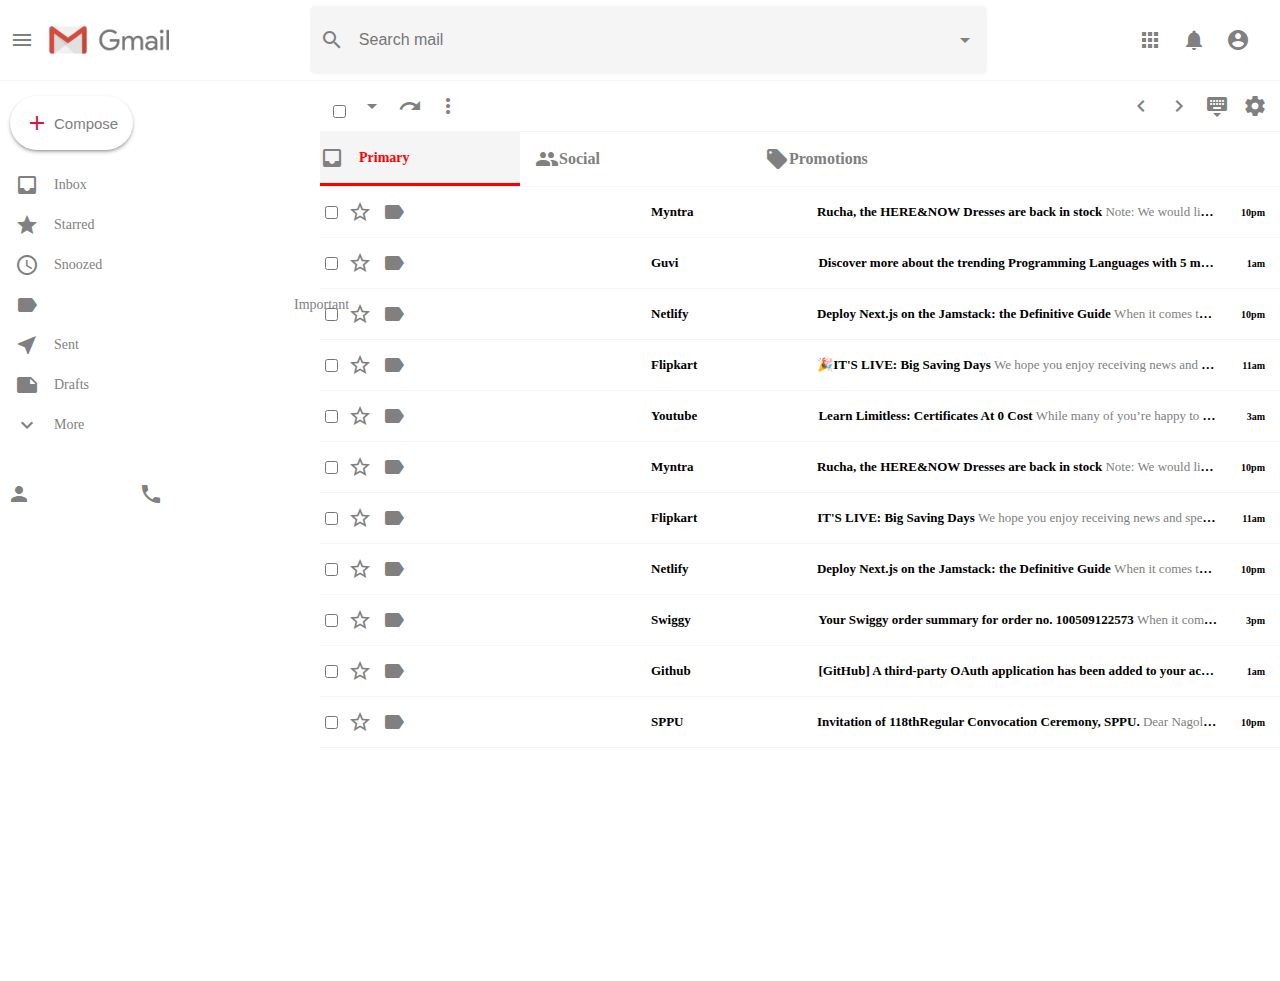
<file: index.html>
<!DOCTYPE html>
<html lang="en">
<head>
    <meta charset="UTF-8">
    <meta http-equiv="X-UA-Compatible" content="IE=edge">
    <meta name="viewport" content="width=device-width, initial-scale=1.0">
    <title>GmailClone</title>
    <link rel="stylesheet" href="https://fonts.googleapis.com/icon?family=Material+Icons" />
    <link rel="stylesheet" href="gmail2.css" />

</head>
<body>
    <!-- mainheader Starts -->
    <div class="mainheader">
        <div class="mainheaderleft">
          <span class="material-icons"> menu </span>
          <img   src="mail.png" alt=" ">
        </div>
  
        <div class="mainheadermiddle">
          <span class="material-icons"> search </span>
          <input type="text" placeholder="Search mail" />
          <span class="material-icons"> arrow_drop_down </span>
        </div>
  
        <div class="mainheaderright">
          <span class="material-icons"> apps </span>
          <span class="material-icons"> notifications </span>
          <span class="material-icons"> account_circle </span>
        </div>
      </div>
      <!-- mainheader Ends -->

<!--main body starts-->
<div class="main">
    <!--left bar starts-->
<div class="leftbar">
<button class="compose" ><span class="material-icons" style="color:crimson;" >add</span>Compose</button>
<div class="leftbaroptions leftbaroptions-active">
    <span class="material-icons"> inbox </span>
    <h3>Inbox</h3>
  </div>

  <div class="leftbaroptions">
    <span class="material-icons"> star </span>
    <h3>Starred</h3>
  </div>

  <div class="leftbaroptions">
    <span class="material-icons"> access_time </span>
    <h3>Snoozed</h3>
  </div>

  <div class="leftbaroptions">
    <span class="material-icons"> label_important </span>
    <h3>Important</h3>
  </div>

  <div class="leftbaroptions">
    <span class="material-icons"> near_me </span>
    <h3>Sent</h3>
  </div>

  <div class="leftbaroptions">
    <span class="material-icons"> note </span>
    <h3>Drafts</h3>
  </div>

  <div class="leftbaroptions">
    <span class="material-icons"> expand_more </span>
    <h3>More</h3>
  </div>

  <div class="leftbarfooter">
    <div class="leftbarfooterIcons">
      <span class="material-icons"> person </span>
      <span class="material-icons"> duo </span>
      <span class="material-icons"> phone </span>
    </div>
  </div>
</div>   
<!--left bar ends-->

<!-- Emails Starts -->
<div class="emails">
    <!-- Settings Starts -->
    <div class="settings">
      <div class="settingsL">
        <input type="checkbox" />
        <span class="material-icons"> arrow_drop_down </span>
        <span class="material-icons"> redo </span>
        <span class="material-icons"> more_vert </span>
      </div>
      <div class="settingsR">
        <span class="material-icons"> chevron_left </span>
        <span class="material-icons"> chevron_right </span>
        <span class="material-icons"> keyboard_hide </span>
        <span class="material-icons"> settings </span>
      </div>
    </div>
    <!-- Settings Ends -->


     <!-- Section Starts -->
     <div class="sections">
        <div class="section section-selected">
          <span class="material-icons"> inbox </span>
          <h4>Primary</h4>
        </div>

        <div class="section1">
          <span class="material-icons"> people </span>
          <h4>Social</h4>
        </div>

        <div class="section1">
          <span class="material-icons"> local_offer </span>
          <h4>Promotions</h4>
        </div>
      </div>
      <!-- Section Ends -->


  <!-- Email rows starts -->
  <div class="emailList">
    <!-- Email Row Starts -->
    <div class="Row">
      <div class="Row-options">
        <input type="checkbox" name="" id="" />
        <span class="material-icons"> star_border </span>
        <span class="material-icons"> label_important </span>
      </div>

      <h3 class="Row-title">Myntra</h3>

      <div class="Row-text">
        <h4>
            Rucha, the HERE&NOW Dresses are back in stock
          <span class="Row-desc">Note: We would like to remind you that other customers have also received this message and they will be informed that this item is back in stock. It is possible that it may be sold out soon. </span>
        </h4>
      </div>

      <p class="Row-time">10pm</p>
    </div>
    <!-- Email Row Ends -->

 <!-- Email Row Starts -->
 <div class="Row">
    <div class="Row-options">
      <input type="checkbox" name="" id="" />
      <span class="material-icons"> star_border </span>
      <span class="material-icons"> label_important </span>
    </div>

    <h3 class="Row-title">Guvi</h3>

    <div class="Row-text">
      <h4>
        Discover more about the trending Programming Languages with 5 must-read Tech-Blogs
        <span class="Row-desc">Dear Learner, 

            Greetings from GUVI!
            
             
            
            With the new trends being introduced every quarter and technology progressing at a profuse rate,  information is becoming highly unreachable. 
            
             
            
            We at GUVI believe in sharing knowledge and spreading the joy of learning. So here we like to put forth this list of highly efficient blogs that might intrigue you for a read! These blogs are curated by the tech geeks and provide an immense hi-tech takeaway for you! 
            
             
            
            Walk a brisk read across these techie blogs and get ready for a trending Transformation! </span>
      </h4>
    </div>

    <p class="Row-time">1am</p>
  </div>
  <!-- Email Row Ends -->

 <!-- Email Row Starts -->
    <div class="Row">
      <div class="Row-options">
        <input type="checkbox" name="" id="" />
        <span class="material-icons"> star_border </span>
        <span class="material-icons"> label_important </span>
      </div>

      <h3 class="Row-title">Netlify</h3>

      <div class="Row-text">
        <h4>Deploy Next.js on the Jamstack: the Definitive Guide
          <span class="Row-desc">When it comes to building a Next.js application on the Jamstack, you've got a lot of choices to make. From server-side rendering to static-site generating, there’s a lot of data fetching models to keep in mind, while balancing performance, developer experience and your business goals. 

 

            The experts at Netlify are here to help you build a strategy to meet your business requirements and make the most of Next.js, by taking advantage of the latest tools and best practices in the Jamstack ecosystem. </span>
        </h4>
      </div>

      <p class="Row-time">10pm</p>
    </div>
    <!-- Email Row Ends -->
 <!-- Email Row Starts -->
 <div class="Row">
    <div class="Row-options">
      <input type="checkbox" name="" id="" />
      <span class="material-icons"> star_border </span>
      <span class="material-icons"> label_important </span>
    </div>

    <h3 class="Row-title">Flipkart</h3>

    <div class="Row-text">
      <h4>🎉IT'S LIVE: Big Saving Days
        <span class="Row-desc">
            We hope you enjoy receiving news and special offer emails from Flipkart.com. If you would prefer not receiving our emails, please click here to unsubscribe. </span>
      </h4>
    </div>

    <p class="Row-time">11am</p>
  </div>
  <!-- Email Row Ends -->


 <!-- Email Row Starts -->
 <div class="Row">
    <div class="Row-options">
      <input type="checkbox" name="" id="" />
      <span class="material-icons"> star_border </span>
      <span class="material-icons"> label_important </span>
    </div>

    <h3 class="Row-title">Youtube</h3>

    <div class="Row-text">
      <h4>Learn Limitless: Certificates At 0 Cost
        <span class="Row-desc">
            While many of you’re happy to be finally collecting in-demand skills for free, placing a validation of your efforts on your CV, social handles or professional network can be an even bigger game-changer!  

  </span>
      </h4>
    </div>

    <p class="Row-time">3am</p>
  </div>
  <!-- Email Row Ends -->


  <!-- Email Row Starts -->
  <div class="Row">
    <div class="Row-options">
      <input type="checkbox" name="" id="" />
      <span class="material-icons"> star_border </span>
      <span class="material-icons"> label_important </span>
    </div>

    <h3 class="Row-title">Myntra</h3>

    <div class="Row-text">
      <h4>
          Rucha, the HERE&NOW Dresses are back in stock
        <span class="Row-desc">Note: We would like to remind you that other customers have also received this message and they will be informed that this item is back in stock. It is possible that it may be sold out soon. </span>
      </h4>
    </div>

    <p class="Row-time">10pm</p>
  </div>
  <!-- Email Row Ends -->

 <!-- Email Row Starts -->
 <div class="Row">
    <div class="Row-options">
      <input type="checkbox" name="" id="" />
      <span class="material-icons"> star_border </span>
      <span class="material-icons"> label_important </span>
    </div>

    <h3 class="Row-title">Flipkart</h3>

    <div class="Row-text">
      <h4>IT'S LIVE: Big Saving Days
        <span class="Row-desc">
            We hope you enjoy receiving news and special offer emails from Flipkart.com. If you would prefer not receiving our emails, please click here to unsubscribe. </span>
      </h4>
    </div>

    <p class="Row-time">11am</p>
  </div>
  <!-- Email Row Ends -->

 <!-- Email Row Starts -->
 <div class="Row">
    <div class="Row-options">
      <input type="checkbox" name="" id="" />
      <span class="material-icons"> star_border </span>
      <span class="material-icons"> label_important </span>
    </div>

    <h3 class="Row-title">Netlify</h3>

    <div class="Row-text">
      <h4>Deploy Next.js on the Jamstack: the Definitive Guide
        <span class="Row-desc">When it comes to building a Next.js application on the Jamstack, you've got a lot of choices to make. From server-side rendering to static-site generating, there’s a lot of data fetching models to keep in mind, while balancing performance, developer experience and your business goals. 



          The experts at Netlify are here to help you build a strategy to meet your business requirements and make the most of Next.js, by taking advantage of the latest tools and best practices in the Jamstack ecosystem. </span>
      </h4>
    </div>

    <p class="Row-time">10pm</p>
  </div>
  <!-- Email Row Ends -->

   <!-- Email Row Starts -->
 <div class="Row">
  <div class="Row-options">
    <input type="checkbox" name="" id="" />
    <span class="material-icons"> star_border </span>
    <span class="material-icons"> label_important </span>
  </div>

  <h3 class="Row-title">Swiggy</h3>

  <div class="Row-text">
    <h4>Your Swiggy order summary for order no. 100509122573
      <span class="Row-desc">When it comes to building a Next.js application on the Jamstack, you've got a lot of choices to make. From server-side rendering to static-site generating, there’s a lot of data fetching models to keep in mind, while balancing performance, developer experience and your business goals. 



       
Order Summary:


Order No: 100509122573

Order placed at: Saturday, April 3, 2021 12:42 PM

Order delivered at: Saturday, April 3, 2021 1:20 PM

Order Status: Delivered

 </span>
    </h4>
  </div>

  <p class="Row-time">3pm</p>
</div>
<!-- Email Row Ends -->

<!-- Email Row Starts -->
<div class="Row">
  <div class="Row-options">
    <input type="checkbox" name="" id="" />
    <span class="material-icons"> star_border </span>
    <span class="material-icons"> label_important </span>
  </div>

  <h3 class="Row-title">Github</h3>

  <div class="Row-text">
    <h4>[GitHub] A third-party OAuth application has been added to your account
      <span class="Row-desc">A third-party OAuth application (DEV) with user:email scope was recently authorized to access your account.
        Visit https://github.com/settings/connections/applications/d7251d40ac9298bdd9fe for more information.
        
        To see this and other security events for your account, visit https://github.com/settings/security-log
        
        If you run into problems, please contact support by visiting https://github.com/contact
        
        Thanks,
        The GitHub Team
        
         </span>
    </h4>
  </div>

  <p class="Row-time">1am</p>
</div>
<!-- Email Row Ends -->
<!-- Email Row Starts -->
<div class="Row">
  <div class="Row-options">
    <input type="checkbox" name="" id="" />
    <span class="material-icons"> star_border </span>
    <span class="material-icons"> label_important </span>
  </div>

  <h3 class="Row-title">SPPU</h3>

  <div class="Row-text">
    <h4>Invitation of 118thRegular Convocation Ceremony, SPPU.
      <span class="Row-desc">Dear Nagolkar Rucha Mahesh,

        Congratulations!!
        
        The 118th Regular Convocation ceremony will be held on Tuesday, 15th June, 2021 at 11.00 am. The Convocation Programme will be Webcasted Live on http://webcast.unipune.ac.in
        
        Application Id : -21509532
        
        Convocation No : - EN20-23064
        
        * Your certificate will be sent by speed post on your mentioned communication address (In convocation application) after convocation ceremony. </span>
    </h4>
  </div>

  <p class="Row-time">10pm</p>
</div>
<!-- Email Row Ends -->



  </div>

</div>






</div>
</div>



</body>
</html>
</file>
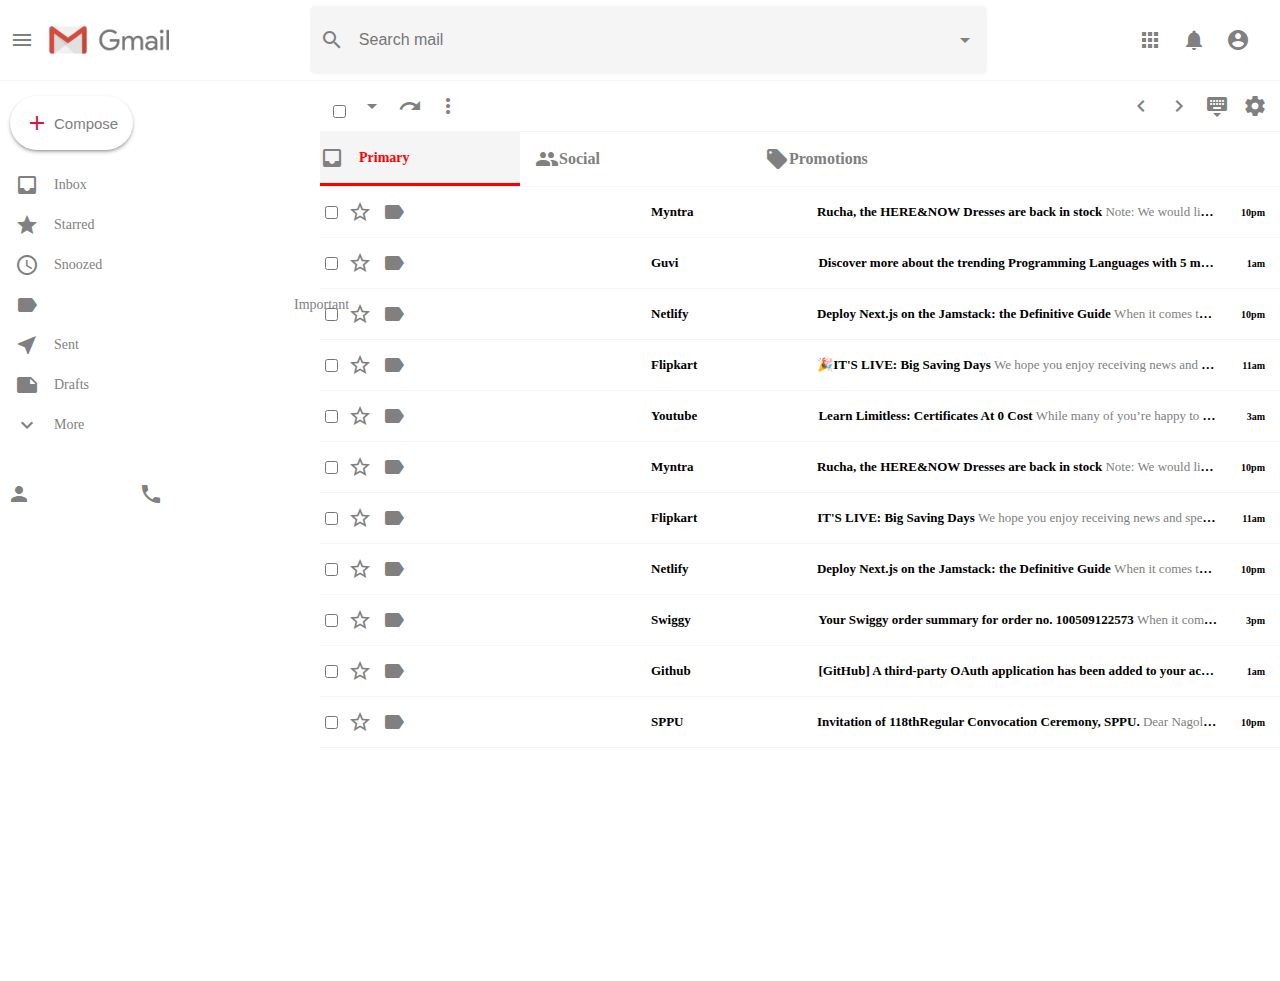
<file: gmail2.html>
<!DOCTYPE html>
<html lang="en">
<head>
    <meta charset="UTF-8">
    <meta http-equiv="X-UA-Compatible" content="IE=edge">
    <meta name="viewport" content="width=device-width, initial-scale=1.0">
    <title>GmailClone</title>
    <link rel="stylesheet" href="https://fonts.googleapis.com/icon?family=Material+Icons" />
    <link rel="stylesheet" href="gmail2.css" />

</head>
<body>
    <!-- mainheader Starts -->
    <div class="mainheader">
        <div class="mainheaderleft">
          <span class="material-icons"> menu </span>
          <img   src="mail.png" alt=" ">
        </div>
  
        <div class="mainheadermiddle">
          <span class="material-icons"> search </span>
          <input type="text" placeholder="Search mail" />
          <span class="material-icons"> arrow_drop_down </span>
        </div>
  
        <div class="mainheaderright">
          <span class="material-icons"> apps </span>
          <span class="material-icons"> notifications </span>
          <span class="material-icons"> account_circle </span>
        </div>
      </div>
      <!-- mainheader Ends -->

<!--main body starts-->
<div class="main">
    <!--left bar starts-->
<div class="leftbar">
<button class="compose" ><span class="material-icons" style="color:crimson;" >add</span>Compose</button>
<div class="leftbaroptions leftbaroptions-active">
    <span class="material-icons"> inbox </span>
    <h3>Inbox</h3>
  </div>

  <div class="leftbaroptions">
    <span class="material-icons"> star </span>
    <h3>Starred</h3>
  </div>

  <div class="leftbaroptions">
    <span class="material-icons"> access_time </span>
    <h3>Snoozed</h3>
  </div>

  <div class="leftbaroptions">
    <span class="material-icons"> label_important </span>
    <h3>Important</h3>
  </div>

  <div class="leftbaroptions">
    <span class="material-icons"> near_me </span>
    <h3>Sent</h3>
  </div>

  <div class="leftbaroptions">
    <span class="material-icons"> note </span>
    <h3>Drafts</h3>
  </div>

  <div class="leftbaroptions">
    <span class="material-icons"> expand_more </span>
    <h3>More</h3>
  </div>

  <div class="leftbarfooter">
    <div class="leftbarfooterIcons">
      <span class="material-icons"> person </span>
      <span class="material-icons"> duo </span>
      <span class="material-icons"> phone </span>
    </div>
  </div>
</div>   
<!--left bar ends-->

<!-- Emails Starts -->
<div class="emails">
    <!-- Settings Starts -->
    <div class="settings">
      <div class="settingsL">
        <input type="checkbox" />
        <span class="material-icons"> arrow_drop_down </span>
        <span class="material-icons"> redo </span>
        <span class="material-icons"> more_vert </span>
      </div>
      <div class="settingsR">
        <span class="material-icons"> chevron_left </span>
        <span class="material-icons"> chevron_right </span>
        <span class="material-icons"> keyboard_hide </span>
        <span class="material-icons"> settings </span>
      </div>
    </div>
    <!-- Settings Ends -->


     <!-- Section Starts -->
     <div class="sections">
        <div class="section section-selected">
          <span class="material-icons"> inbox </span>
          <h4>Primary</h4>
        </div>

        <div class="section1">
          <span class="material-icons"> people </span>
          <h4>Social</h4>
        </div>

        <div class="section1">
          <span class="material-icons"> local_offer </span>
          <h4>Promotions</h4>
        </div>
      </div>
      <!-- Section Ends -->


  <!-- Email rows starts -->
  <div class="emailList">
    <!-- Email Row Starts -->
    <div class="Row">
      <div class="Row-options">
        <input type="checkbox" name="" id="" />
        <span class="material-icons"> star_border </span>
        <span class="material-icons"> label_important </span>
      </div>

      <h3 class="Row-title">Myntra</h3>

      <div class="Row-text">
        <h4>
            Rucha, the HERE&NOW Dresses are back in stock
          <span class="Row-desc">Note: We would like to remind you that other customers have also received this message and they will be informed that this item is back in stock. It is possible that it may be sold out soon. </span>
        </h4>
      </div>

      <p class="Row-time">10pm</p>
    </div>
    <!-- Email Row Ends -->

 <!-- Email Row Starts -->
 <div class="Row">
    <div class="Row-options">
      <input type="checkbox" name="" id="" />
      <span class="material-icons"> star_border </span>
      <span class="material-icons"> label_important </span>
    </div>

    <h3 class="Row-title">Guvi</h3>

    <div class="Row-text">
      <h4>
        Discover more about the trending Programming Languages with 5 must-read Tech-Blogs
        <span class="Row-desc">Dear Learner, 

            Greetings from GUVI!
            
             
            
            With the new trends being introduced every quarter and technology progressing at a profuse rate,  information is becoming highly unreachable. 
            
             
            
            We at GUVI believe in sharing knowledge and spreading the joy of learning. So here we like to put forth this list of highly efficient blogs that might intrigue you for a read! These blogs are curated by the tech geeks and provide an immense hi-tech takeaway for you! 
            
             
            
            Walk a brisk read across these techie blogs and get ready for a trending Transformation! </span>
      </h4>
    </div>

    <p class="Row-time">1am</p>
  </div>
  <!-- Email Row Ends -->

 <!-- Email Row Starts -->
    <div class="Row">
      <div class="Row-options">
        <input type="checkbox" name="" id="" />
        <span class="material-icons"> star_border </span>
        <span class="material-icons"> label_important </span>
      </div>

      <h3 class="Row-title">Netlify</h3>

      <div class="Row-text">
        <h4>Deploy Next.js on the Jamstack: the Definitive Guide
          <span class="Row-desc">When it comes to building a Next.js application on the Jamstack, you've got a lot of choices to make. From server-side rendering to static-site generating, there’s a lot of data fetching models to keep in mind, while balancing performance, developer experience and your business goals. 

 

            The experts at Netlify are here to help you build a strategy to meet your business requirements and make the most of Next.js, by taking advantage of the latest tools and best practices in the Jamstack ecosystem. </span>
        </h4>
      </div>

      <p class="Row-time">10pm</p>
    </div>
    <!-- Email Row Ends -->
 <!-- Email Row Starts -->
 <div class="Row">
    <div class="Row-options">
      <input type="checkbox" name="" id="" />
      <span class="material-icons"> star_border </span>
      <span class="material-icons"> label_important </span>
    </div>

    <h3 class="Row-title">Flipkart</h3>

    <div class="Row-text">
      <h4>🎉IT'S LIVE: Big Saving Days
        <span class="Row-desc">
            We hope you enjoy receiving news and special offer emails from Flipkart.com. If you would prefer not receiving our emails, please click here to unsubscribe. </span>
      </h4>
    </div>

    <p class="Row-time">11am</p>
  </div>
  <!-- Email Row Ends -->


 <!-- Email Row Starts -->
 <div class="Row">
    <div class="Row-options">
      <input type="checkbox" name="" id="" />
      <span class="material-icons"> star_border </span>
      <span class="material-icons"> label_important </span>
    </div>

    <h3 class="Row-title">Youtube</h3>

    <div class="Row-text">
      <h4>Learn Limitless: Certificates At 0 Cost
        <span class="Row-desc">
            While many of you’re happy to be finally collecting in-demand skills for free, placing a validation of your efforts on your CV, social handles or professional network can be an even bigger game-changer!  

  </span>
      </h4>
    </div>

    <p class="Row-time">3am</p>
  </div>
  <!-- Email Row Ends -->


  <!-- Email Row Starts -->
  <div class="Row">
    <div class="Row-options">
      <input type="checkbox" name="" id="" />
      <span class="material-icons"> star_border </span>
      <span class="material-icons"> label_important </span>
    </div>

    <h3 class="Row-title">Myntra</h3>

    <div class="Row-text">
      <h4>
          Rucha, the HERE&NOW Dresses are back in stock
        <span class="Row-desc">Note: We would like to remind you that other customers have also received this message and they will be informed that this item is back in stock. It is possible that it may be sold out soon. </span>
      </h4>
    </div>

    <p class="Row-time">10pm</p>
  </div>
  <!-- Email Row Ends -->

 <!-- Email Row Starts -->
 <div class="Row">
    <div class="Row-options">
      <input type="checkbox" name="" id="" />
      <span class="material-icons"> star_border </span>
      <span class="material-icons"> label_important </span>
    </div>

    <h3 class="Row-title">Flipkart</h3>

    <div class="Row-text">
      <h4>IT'S LIVE: Big Saving Days
        <span class="Row-desc">
            We hope you enjoy receiving news and special offer emails from Flipkart.com. If you would prefer not receiving our emails, please click here to unsubscribe. </span>
      </h4>
    </div>

    <p class="Row-time">11am</p>
  </div>
  <!-- Email Row Ends -->

 <!-- Email Row Starts -->
 <div class="Row">
    <div class="Row-options">
      <input type="checkbox" name="" id="" />
      <span class="material-icons"> star_border </span>
      <span class="material-icons"> label_important </span>
    </div>

    <h3 class="Row-title">Netlify</h3>

    <div class="Row-text">
      <h4>Deploy Next.js on the Jamstack: the Definitive Guide
        <span class="Row-desc">When it comes to building a Next.js application on the Jamstack, you've got a lot of choices to make. From server-side rendering to static-site generating, there’s a lot of data fetching models to keep in mind, while balancing performance, developer experience and your business goals. 



          The experts at Netlify are here to help you build a strategy to meet your business requirements and make the most of Next.js, by taking advantage of the latest tools and best practices in the Jamstack ecosystem. </span>
      </h4>
    </div>

    <p class="Row-time">10pm</p>
  </div>
  <!-- Email Row Ends -->

   <!-- Email Row Starts -->
 <div class="Row">
  <div class="Row-options">
    <input type="checkbox" name="" id="" />
    <span class="material-icons"> star_border </span>
    <span class="material-icons"> label_important </span>
  </div>

  <h3 class="Row-title">Swiggy</h3>

  <div class="Row-text">
    <h4>Your Swiggy order summary for order no. 100509122573
      <span class="Row-desc">When it comes to building a Next.js application on the Jamstack, you've got a lot of choices to make. From server-side rendering to static-site generating, there’s a lot of data fetching models to keep in mind, while balancing performance, developer experience and your business goals. 



       
Order Summary:


Order No: 100509122573

Order placed at: Saturday, April 3, 2021 12:42 PM

Order delivered at: Saturday, April 3, 2021 1:20 PM

Order Status: Delivered

 </span>
    </h4>
  </div>

  <p class="Row-time">3pm</p>
</div>
<!-- Email Row Ends -->

<!-- Email Row Starts -->
<div class="Row">
  <div class="Row-options">
    <input type="checkbox" name="" id="" />
    <span class="material-icons"> star_border </span>
    <span class="material-icons"> label_important </span>
  </div>

  <h3 class="Row-title">Github</h3>

  <div class="Row-text">
    <h4>[GitHub] A third-party OAuth application has been added to your account
      <span class="Row-desc">A third-party OAuth application (DEV) with user:email scope was recently authorized to access your account.
        Visit https://github.com/settings/connections/applications/d7251d40ac9298bdd9fe for more information.
        
        To see this and other security events for your account, visit https://github.com/settings/security-log
        
        If you run into problems, please contact support by visiting https://github.com/contact
        
        Thanks,
        The GitHub Team
        
         </span>
    </h4>
  </div>

  <p class="Row-time">1am</p>
</div>
<!-- Email Row Ends -->
<!-- Email Row Starts -->
<div class="Row">
  <div class="Row-options">
    <input type="checkbox" name="" id="" />
    <span class="material-icons"> star_border </span>
    <span class="material-icons"> label_important </span>
  </div>

  <h3 class="Row-title">SPPU</h3>

  <div class="Row-text">
    <h4>Invitation of 118thRegular Convocation Ceremony, SPPU.
      <span class="Row-desc">Dear Nagolkar Rucha Mahesh,

        Congratulations!!
        
        The 118th Regular Convocation ceremony will be held on Tuesday, 15th June, 2021 at 11.00 am. The Convocation Programme will be Webcasted Live on http://webcast.unipune.ac.in
        
        Application Id : -21509532
        
        Convocation No : - EN20-23064
        
        * Your certificate will be sent by speed post on your mentioned communication address (In convocation application) after convocation ceremony. </span>
    </h4>
  </div>

  <p class="Row-time">10pm</p>
</div>
<!-- Email Row Ends -->



  </div>

</div>






</div>
</div>



</body>
</html>
</file>
<file: gmail2.css>
* {
    margin: 0;
    padding: 0;
  }
  .main {
    display: flex;
    height: 100vh;
  }
  
  body {
    height: 100vh;
    overflow-y: hidden;
  }
  .mainheaderleft img {
    object-fit: contain;
    height: 80px;
    margin-left: 5px;
  }
  .mainheader {
    display: flex;
    align-items: center;
    justify-content: space-between;
    border-bottom: 1px solid whitesmoke;
  }
  
  .mainheaderleft {
    display: flex;
    align-items: center;
  }
  .mainheaderleft span {
    padding: 10px;
    cursor: pointer;
  }
  .mainheadermiddle {
    display: flex;
    flex: 0.7;
    align-items: center;
    background-color: whitesmoke;
    padding: 10px;
    border-radius: 5px;
  }
  
  .material-icons {
    color: gray;
  }
  
  .mainheadermiddle input {
    border: none;
    width: 100%;
    padding: 10px;
    outline: none;
    font-size: medium;
    background-color: transparent;
  }
  
  .mainheaderright {
    display: flex;
    padding-right: 20px;
  }
  
  .mainheaderright span {
    padding: 10px;
    cursor: pointer;
  }
  .leftbar {
    flex: 0.3;
    max-width: 300px;
    padding-right: 20px;
  }
  
  .compose {
    margin-top: 15px;
    margin-left: 10px;
    margin-bottom: 15px;
    text-transform: capitalize;
    color: gray;
    padding: 15px;
    border-radius: 30px;
    background-color: white;
    display: flex;
    align-items: center;
    cursor: pointer;
    outline: none;
    border: none;
    box-shadow: 0px 2px 5px -2px rgba(0, 0, 0, 0.75);
    font-size: 15px;
    
  }
  .compose span {
    margin-right: 5px;
  }
  
  .leftbaroptions {
    display: flex;
    align-items: center;
    height: 40px;
    padding: 0 10px;
    border-top-right-radius: 20px;
    border-bottom-right-radius: 20px;
    cursor: pointer;
    color: #818181;
  }
  
  .leftbaroptions .material-icons {
    padding: 5px;
  }
  
  .leftbaroptions h3 {
    flex: 1;
    margin-left: 10px;
    font-size: 14px;
    font-weight: 400;
  }
  
  .leftbaroptions:hover,
  .leftbaroptions:hover h3,
  .leftbaroptions:hover .material-icons,
  .leftbaroptions__active,
  .leftbaroptions__active h3,
  .leftbaroptions__active .material-icons {
    background-color: #fcecec;
    color: #c04b37;
    font-weight: 800;
  }
  
  .leftbarfooter {
      margin-top: 30px;
    display: flex;
    justify-content: left;
  }
  
  .leftbarfooterIcons .material-icons {
    margin: 7px;
    cursor: pointer;
  }
  .emails{
    flex: 1;
    overflow: scroll;
  }
  
  .settings {
    position: sticky;
    top: 0;
    display: flex;
    justify-content: space-between;
    border-bottom: 1px solid whitesmoke;
    background-color: white;
    z-index: 999;
    padding: 8px;
  }
  
  .settingL {
    display: flex;
    align-items: center;
  }
  
  .settings .material-icons {
    margin: 5px;
    cursor: pointer;
  }
  
  .section1{
    display: flex;
    align-items: center;
    border-bottom-width: 2px;
    padding: 15px;
    min-width: 200px;
    cursor: pointer;
    color: grey;
    border-width: 0;
  }
  
  .sections {
    position: sticky;
    top: 0;
    display: flex;
    background-color: white;
    border-bottom: 1px solid whitesmoke;
    z-index: 999;
    
  }
  
  .section-selected {
    background-color: whitesmoke;
    border-width: 3px;
    color: red;
    border-bottom: 3px solid red;
    min-width: 200px;
    display: flex;
    align-items: center;
  }
  
  .section1-selected .material-icons {
    color: red;
  }
  
  .section1:hover {
    background-color: whitesmoke;
    border-width: 3px;
  }
  
  .section h4 {
    font-size: 14px;
    margin-left: 15px;
  }
  
  .Row-options {
    display: flex;
    align-items: center;
  }
  
  .Row-options .material-icons,
  input {
    margin: 5px;
  }
  
  .Row {
    display: flex;
    align-items: center;
    height: 50px;
    border-bottom: 1px solid whitesmoke;
    cursor: pointer;
    z-index: 999;
  }
  
  .Row:hover {
    border-top: 1px solid whitesmoke;
    box-shadow: 0 4px 4px -2px rgba(0, 0, 0, 0.24);
  }
  
  .Row-text {
    display: flex;
    flex: 0.8;
    align-items: center;
    font-size: 13px;
  }
  
  .Row-text h4 {
    width: 400px;
    white-space: nowrap;
    overflow: hidden;
    text-overflow: ellipsis;
    padding-left: 5px;
    padding-right: 5px;
  }
  
  .Row-title {
    font-size: 13px;
    flex: 0.3;
  }
  
  .Row-time {
    padding-right: 15px;
    font-size: 10px;
    font-weight: bold;
  }
  
  .Row-desc {
    font-weight: 400;
    color: gray;
  }
  .table{
    width: 100%;
    border-collapse: collapse;
    border: 1px solid black;
}
.thead-dark{
  background-color: gray;
  
}
</file>
